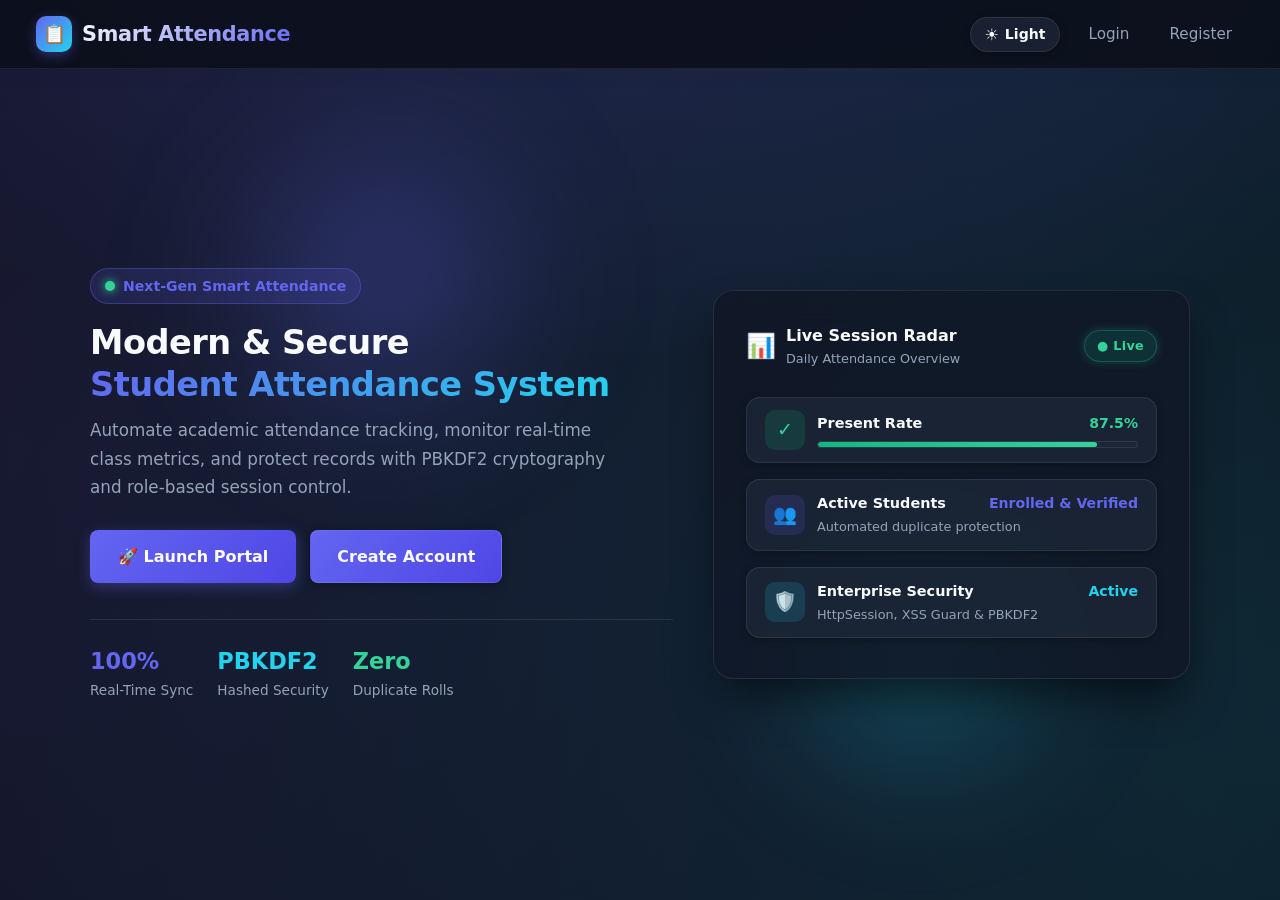
<file: src/main/resources/static/index.html>
<!DOCTYPE html>
<html lang="en" data-theme="dark">
<head>
    <meta charset="UTF-8">
    <meta name="viewport" content="width=device-width, initial-scale=1.0">
    <meta http-equiv="Cache-Control" content="no-cache, no-store, must-revalidate">
    <meta http-equiv="Pragma" content="no-cache">
    <meta http-equiv="Expires" content="0">
    <title>Smart Attendance Management System</title>
    <link rel="stylesheet" href="style.css">
    <script src="theme.js"></script>
</head>
<body data-theme="dark">
    <!-- Ambient Lighting Effects -->
    <div class="ambient-glow-1"></div>
    <div class="ambient-glow-2"></div>

    <header>
        <a href="index.html" class="brand">
            <div class="brand-icon">📋</div>
            <span class="brand-text">Smart Attendance</span>
        </a>
        <nav class="nav-links">
            <button type="button" class="theme-toggle-btn" aria-label="Toggle Theme">
                <span class="theme-icon">☀️</span> <span class="theme-label">Light</span>
            </button>
            <a href="login.html">Login</a>
            <a href="register.html">Register</a>
        </nav>
    </header>

    <div class="main-wrapper">
        <div class="hero-grid">
            <!-- Left Column: Copy & CTAs -->
            <div style="text-align: left;">
                <div style="display: inline-flex; align-items: center; gap: 8px; background: var(--primary-light); color: var(--primary); padding: 6px 14px; border-radius: 20px; font-size: 0.88rem; font-weight: 600; margin-bottom: 18px; border: 1px solid var(--primary-glow);">
                    <span class="pulse-dot"></span> Next-Gen Smart Attendance
                </div>
                <h1>Modern &amp; Secure <br><span class="gradient-text">Student Attendance System</span></h1>
                <p class="subtitle" style="font-size: 1.05rem; line-height: 1.7; max-width: 520px;">
                    Automate academic attendance tracking, monitor real-time class metrics, and protect records with PBKDF2 cryptography and role-based session control.
                </p>

                <div class="hero-buttons" style="display: flex; gap: 14px; margin-top: 28px;">
                    <a href="login.html" class="btn" style="width: auto; padding: 13px 28px;">
                        <span>🚀 Launch Portal</span>
                    </a>
                    <a href="register.html" class="btn btn-secondary" style="width: auto; padding: 13px 26px;">
                        <span>Create Account</span>
                    </a>
                </div>

                <div style="display: flex; gap: 24px; margin-top: 36px; border-top: 1px solid var(--border-color); padding-top: 24px;">
                    <div>
                        <h3 style="margin: 0; font-size: 1.4rem; color: var(--primary);">100%</h3>
                        <p style="margin: 0; font-size: 0.85rem; color: var(--text-muted);">Real-Time Sync</p>
                    </div>
                    <div>
                        <h3 style="margin: 0; font-size: 1.4rem; color: var(--accent);">PBKDF2</h3>
                        <p style="margin: 0; font-size: 0.85rem; color: var(--text-muted);">Hashed Security</p>
                    </div>
                    <div>
                        <h3 style="margin: 0; font-size: 1.4rem; color: var(--success);">Zero</h3>
                        <p style="margin: 0; font-size: 0.85rem; color: var(--text-muted);">Duplicate Rolls</p>
                    </div>
                </div>
            </div>

            <!-- Right Column: Interactive Animated Graphic Card -->
            <div class="hero-visual-card">
                <div style="display: flex; justify-content: space-between; align-items: center; margin-bottom: 20px;">
                    <div style="display: flex; align-items: center; gap: 10px;">
                        <span style="font-size: 1.5rem;">📊</span>
                        <div>
                            <h4 style="margin: 0; font-size: 1rem; color: var(--text-main);">Live Session Radar</h4>
                            <p style="margin: 0; font-size: 0.8rem; color: var(--text-muted);">Daily Attendance Overview</p>
                        </div>
                    </div>
                    <span class="status-badge status-present">● Live</span>
                </div>

                <!-- Graphic Badge 1 -->
                <div class="hero-stat-badge" style="width: 100%;">
                    <div style="width: 40px; height: 40px; border-radius: 10px; background: rgba(16, 185, 129, 0.15); display: flex; align-items: center; justify-content: center; font-size: 1.2rem; color: var(--success);">
                        ✓
                    </div>
                    <div style="flex: 1;">
                        <div style="display: flex; justify-content: space-between;">
                            <strong style="font-size: 0.9rem;">Present Rate</strong>
                            <span style="font-size: 0.88rem; color: var(--success); font-weight: 700;">87.5%</span>
                        </div>
                        <div class="attendance-progress-bar" style="margin-top: 6px;">
                            <div class="attendance-progress-fill fill-good" style="width: 87.5%;"></div>
                        </div>
                    </div>
                </div>

                <!-- Graphic Badge 2 -->
                <div class="hero-stat-badge" style="width: 100%;">
                    <div style="width: 40px; height: 40px; border-radius: 10px; background: rgba(99, 102, 241, 0.15); display: flex; align-items: center; justify-content: center; font-size: 1.2rem; color: var(--primary);">
                        👥
                    </div>
                    <div style="flex: 1;">
                        <div style="display: flex; justify-content: space-between;">
                            <strong style="font-size: 0.9rem;">Active Students</strong>
                            <span style="font-size: 0.88rem; color: var(--primary); font-weight: 700;">Enrolled &amp; Verified</span>
                        </div>
                        <p style="margin: 2px 0 0 0; font-size: 0.8rem; color: var(--text-muted);">Automated duplicate protection</p>
                    </div>
                </div>

                <!-- Graphic Badge 3 -->
                <div class="hero-stat-badge" style="width: 100%;">
                    <div style="width: 40px; height: 40px; border-radius: 10px; background: rgba(34, 211, 238, 0.15); display: flex; align-items: center; justify-content: center; font-size: 1.2rem; color: var(--accent);">
                        🛡️
                    </div>
                    <div style="flex: 1;">
                        <div style="display: flex; justify-content: space-between;">
                            <strong style="font-size: 0.9rem;">Enterprise Security</strong>
                            <span style="font-size: 0.88rem; color: var(--accent); font-weight: 700;">Active</span>
                        </div>
                        <p style="margin: 2px 0 0 0; font-size: 0.8rem; color: var(--text-muted);">HttpSession, XSS Guard &amp; PBKDF2</p>
                    </div>
                </div>
            </div>
        </div>
    </div>
</body>
</html>
</file>
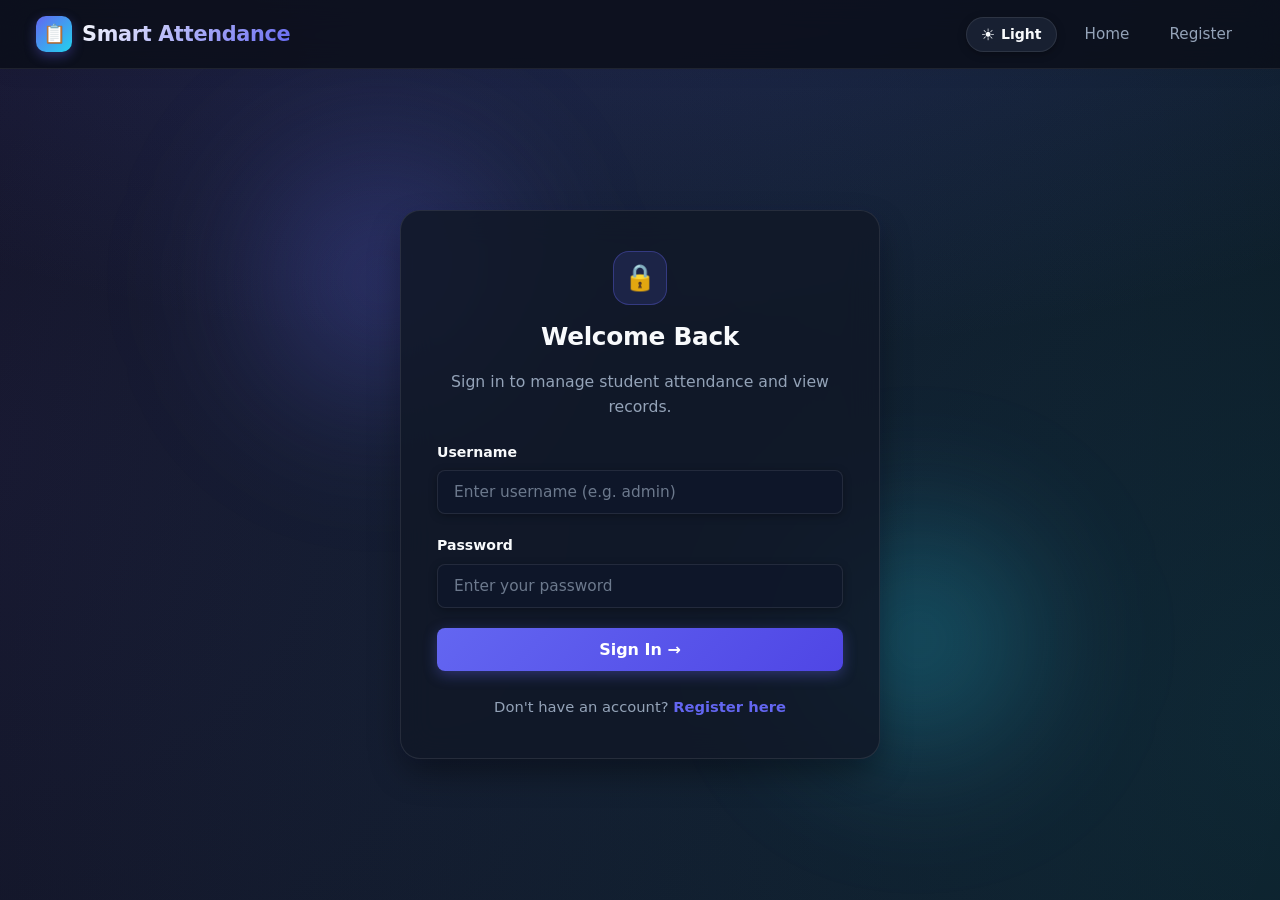
<file: src/main/resources/static/login.html>
<!DOCTYPE html>
<html lang="en" data-theme="dark">
<head>
    <meta charset="UTF-8">
    <meta name="viewport" content="width=device-width, initial-scale=1.0">
    <title>Login - Smart Attendance System</title>
    <link rel="stylesheet" href="style.css">
    <script src="theme.js"></script>
</head>
<body data-theme="dark">
    <!-- Ambient Lighting Effects -->
    <div class="ambient-glow-1"></div>
    <div class="ambient-glow-2"></div>

    <header>
        <a href="index.html" class="brand">
            <div class="brand-icon">📋</div>
            <span class="brand-text">Smart Attendance</span>
        </a>
        <nav class="nav-links">
            <button type="button" class="theme-toggle-btn" aria-label="Toggle Theme">
                <span class="theme-icon">☀️</span> <span class="theme-label">Light</span>
            </button>
            <a href="index.html">Home</a>
            <a href="register.html">Register</a>
        </nav>
    </header>

    <div class="main-wrapper">
        <div class="form-card">
            <div style="text-align: center; margin-bottom: 22px;">
                <div style="display: inline-flex; align-items: center; justify-content: center; width: 54px; height: 54px; border-radius: 16px; background: var(--primary-light); color: var(--primary); font-size: 1.6rem; border: 1px solid var(--primary-glow); margin-bottom: 12px; animation: pulse-glow 3s infinite;">
                    🔒
                </div>
                <h2>Welcome Back</h2>
                <p class="subtitle" style="margin-bottom: 0;">Sign in to manage student attendance and view records.</p>
            </div>

            <!-- Dynamic Alert Box for JavaScript & Server Validation Messages -->
            <div id="loginAlertBox" class="alert-box"></div>

            <!-- Form: Submits via JavaScript (JSON representation) or direct Servlet POST -->
            <form id="loginForm" action="/loginServlet" method="POST">
                <div class="form-group">
                    <label for="loginUsername">Username</label>
                    <input type="text" id="loginUsername" name="username" placeholder="Enter username (e.g. admin)" required autocomplete="username">
                </div>

                <div class="form-group">
                    <label for="loginPassword">Password</label>
                    <input type="password" id="loginPassword" name="password" placeholder="Enter your password" required autocomplete="current-password">
                </div>

                <button type="submit" id="loginBtn" class="btn">
                    <span>Sign In &rarr;</span>
                </button>
            </form>

            <div class="form-footer">
                Don't have an account? <a href="register.html">Register here</a>
            </div>
        </div>
    </div>

    <!-- Client-Side JavaScript Validation & JSON Handling (Phase 3) -->
    <script src="script.js"></script>
</body>
</html>
</file>
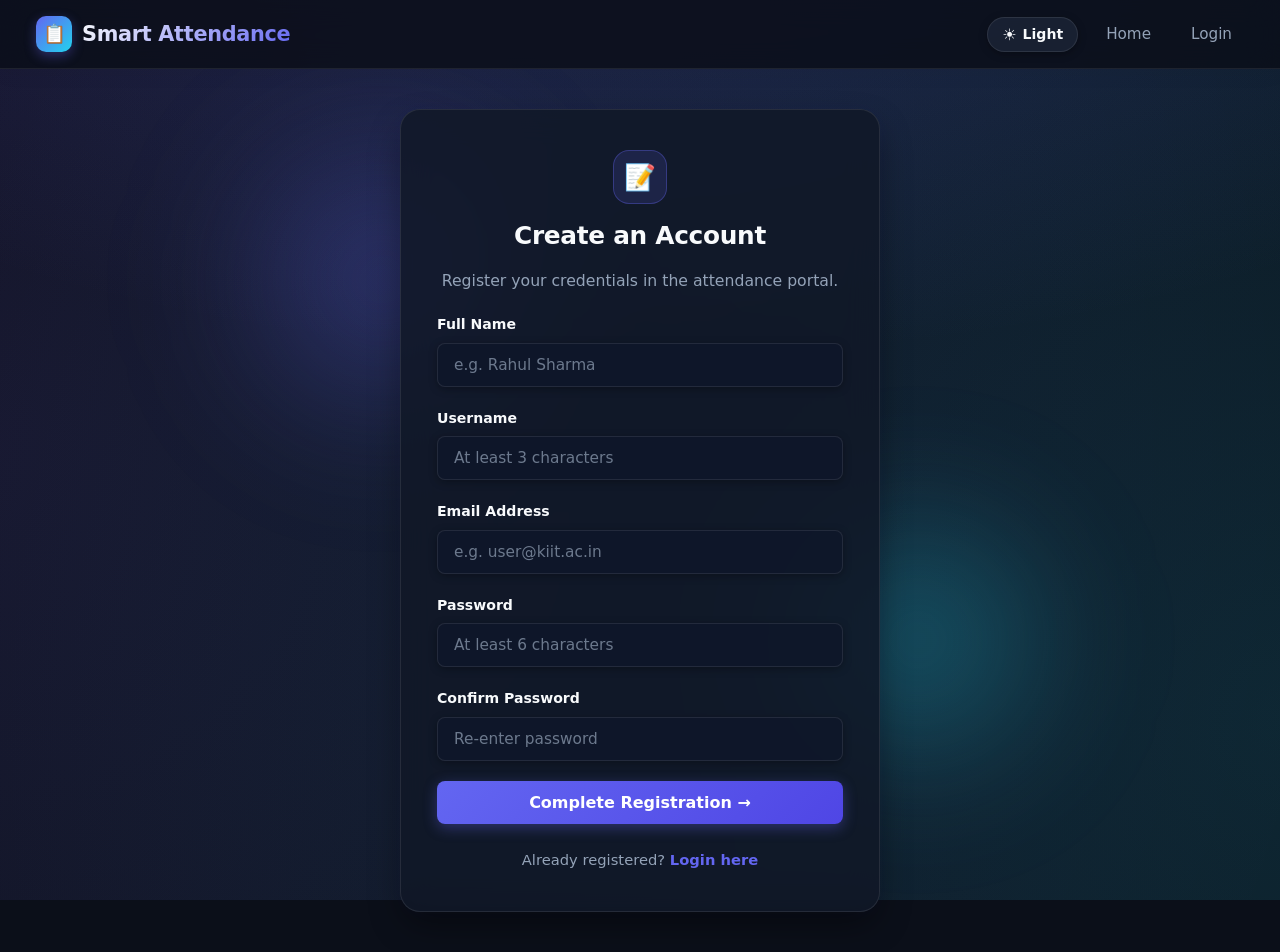
<file: src/main/resources/static/register.html>
<!DOCTYPE html>
<html lang="en" data-theme="dark">
<head>
    <meta charset="UTF-8">
    <meta name="viewport" content="width=device-width, initial-scale=1.0">
    <title>Register - Smart Attendance System</title>
    <link rel="stylesheet" href="style.css">
    <script src="theme.js"></script>
</head>
<body data-theme="dark">
    <!-- Ambient Lighting Effects -->
    <div class="ambient-glow-1"></div>
    <div class="ambient-glow-2"></div>

    <header>
        <a href="index.html" class="brand">
            <div class="brand-icon">📋</div>
            <span class="brand-text">Smart Attendance</span>
        </a>
        <nav class="nav-links">
            <button type="button" class="theme-toggle-btn" aria-label="Toggle Theme">
                <span class="theme-icon">☀️</span> <span class="theme-label">Light</span>
            </button>
            <a href="index.html">Home</a>
            <a href="login.html">Login</a>
        </nav>
    </header>

    <div class="main-wrapper">
        <div class="form-card">
            <div style="text-align: center; margin-bottom: 20px;">
                <div style="display: inline-flex; align-items: center; justify-content: center; width: 54px; height: 54px; border-radius: 16px; background: var(--primary-light); color: var(--primary); font-size: 1.6rem; border: 1px solid var(--primary-glow); margin-bottom: 12px; animation: pulse-glow 3s infinite;">
                    📝
                </div>
                <h2>Create an Account</h2>
                <p class="subtitle" style="margin-bottom: 0;">Register your credentials in the attendance portal.</p>
            </div>

            <!-- Dynamic Alert Box for JavaScript & Server Validation Messages -->
            <div id="alertBox" class="alert-box"></div>

            <!-- Form: Submits via JavaScript (JSON representation) or direct Servlet POST -->
            <form id="registerForm" action="/registerServlet" method="POST">
                <div class="form-group">
                    <label for="fullName">Full Name</label>
                    <input type="text" id="fullName" name="fullName" placeholder="e.g. Rahul Sharma" required>
                </div>

                <div class="form-group">
                    <label for="username">Username</label>
                    <input type="text" id="username" name="username" placeholder="At least 3 characters" required>
                </div>

                <div class="form-group">
                    <label for="email">Email Address</label>
                    <input type="email" id="email" name="email" placeholder="e.g. user@kiit.ac.in">
                </div>

                <div class="form-group">
                    <label for="password">Password</label>
                    <input type="password" id="password" name="password" placeholder="At least 6 characters" required>
                </div>

                <div class="form-group">
                    <label for="confirmPassword">Confirm Password</label>
                    <input type="password" id="confirmPassword" name="confirmPassword" placeholder="Re-enter password" required>
                </div>

                <button type="submit" id="registerBtn" class="btn">
                    <span>Complete Registration &rarr;</span>
                </button>
            </form>

            <div class="form-footer">
                Already registered? <a href="login.html">Login here</a>
            </div>
        </div>
    </div>

    <!-- Client-Side JavaScript Validation & JSON Handling (Phase 3) -->
    <script src="script.js"></script>
</body>
</html>
</file>
<file: src/main/resources/static/style.css>
/* ==========================================================================
   Smart Attendance System - Futuristic Modern UI Stylesheet
   Dark Theme (Default) & Light Theme with Advanced Graphics & Animations
   ========================================================================== */

:root {
    /* --- Light Theme Variables --- */
    --primary: #4f46e5;
    --primary-hover: #4338ca;
    --primary-light: #eef2ff;
    --primary-glow: rgba(79, 70, 229, 0.25);
    --accent: #06b6d4;
    --accent-glow: rgba(6, 182, 212, 0.25);
    
    --text-main: #0f172a;
    --text-muted: #64748b;
    --text-inverse: #ffffff;
    
    --bg-page: #f8fafc;
    --bg-page-gradient: radial-gradient(ellipse 80% 50% at 50% -20%, rgba(99, 102, 241, 0.12), transparent),
                        radial-gradient(circle at 100% 100%, rgba(6, 182, 212, 0.08), transparent);
    --bg-card: rgba(255, 255, 255, 0.9);
    --bg-card-subtle: #f1f5f9;
    --bg-input: #ffffff;
    
    --border-color: #e2e8f0;
    --border-focus: #6366f1;
    
    --danger: #ef4444;
    --danger-bg: #fef2f2;
    --danger-glow: rgba(239, 68, 68, 0.2);
    
    --success: #10b981;
    --success-bg: #ecfdf5;
    --success-glow: rgba(16, 185, 129, 0.2);
    
    --warning: #f59e0b;
    --warning-bg: #fffbeb;
    
    --radius-sm: 8px;
    --radius: 14px;
    --radius-lg: 20px;
    
    --shadow-sm: 0 2px 8px rgba(0, 0, 0, 0.04);
    --shadow: 0 10px 25px -5px rgba(0, 0, 0, 0.08), 0 8px 10px -6px rgba(0, 0, 0, 0.03);
    --shadow-lg: 0 20px 35px -10px rgba(0, 0, 0, 0.12);
    --shadow-glow: 0 0 25px rgba(79, 70, 229, 0.18);
    
    --header-bg: rgba(255, 255, 255, 0.85);
    --header-border: #e2e8f0;
}

/* ==========================================================================
   Dark Theme (Active by default or when data-theme="dark")
   ========================================================================== */
[data-theme="dark"],
body[data-theme="dark"] {
    --primary: #6366f1;
    --primary-hover: #818cf8;
    --primary-light: rgba(99, 102, 241, 0.15);
    --primary-glow: rgba(99, 102, 241, 0.35);
    --accent: #22d3ee;
    --accent-glow: rgba(34, 211, 238, 0.35);
    
    --text-main: #f8fafc;
    --text-muted: #94a3b8;
    --text-inverse: #090d16;
    
    --bg-page: #0b0f19;
    --bg-page-gradient: radial-gradient(ellipse 90% 60% at 50% -20%, rgba(99, 102, 241, 0.22), transparent),
                        radial-gradient(circle at 100% 80%, rgba(34, 211, 238, 0.12), transparent),
                        radial-gradient(circle at 0% 50%, rgba(139, 92, 246, 0.1), transparent);
    --bg-card: rgba(17, 24, 39, 0.85);
    --bg-card-subtle: rgba(30, 41, 59, 0.7);
    --bg-input: rgba(15, 23, 42, 0.85);
    
    --border-color: rgba(255, 255, 255, 0.09);
    --border-focus: #818cf8;
    
    --danger: #f87171;
    --danger-bg: rgba(239, 68, 68, 0.15);
    --danger-glow: rgba(248, 113, 113, 0.25);
    
    --success: #34d399;
    --success-bg: rgba(16, 185, 129, 0.15);
    --success-glow: rgba(52, 211, 153, 0.25);
    
    --warning: #fbbf24;
    --warning-bg: rgba(245, 158, 11, 0.15);
    
    --shadow-sm: 0 2px 8px rgba(0, 0, 0, 0.3);
    --shadow: 0 15px 35px -5px rgba(0, 0, 0, 0.45), 0 0 15px rgba(99, 102, 241, 0.05);
    --shadow-lg: 0 25px 45px -10px rgba(0, 0, 0, 0.6);
    --shadow-glow: 0 0 35px rgba(99, 102, 241, 0.25);
    
    --header-bg: rgba(11, 15, 25, 0.85);
    --header-border: rgba(255, 255, 255, 0.08);
}

/* Base Reset & Typography */
* {
    box-sizing: border-box;
    margin: 0;
    padding: 0;
    font-family: 'Inter', 'Segoe UI', system-ui, -apple-system, sans-serif;
    transition: background-color 0.3s ease, border-color 0.3s ease, color 0.3s ease;
}

body {
    background-color: var(--bg-page);
    background-image: var(--bg-page-gradient);
    background-attachment: fixed;
    color: var(--text-main);
    line-height: 1.6;
    min-height: 100vh;
    display: flex;
    flex-direction: column;
    overflow-x: hidden;
}

/* ==========================================================================
   Header & Navigation
   ========================================================================== */
header {
    background: var(--header-bg);
    backdrop-filter: blur(14px);
    -webkit-backdrop-filter: blur(14px);
    border-bottom: 1px solid var(--header-border);
    padding: 16px 36px;
    display: flex;
    justify-content: space-between;
    align-items: center;
    position: sticky;
    top: 0;
    z-index: 100;
    box-shadow: 0 4px 20px rgba(0, 0, 0, 0.05);
    animation: fadeInDown 0.6s cubic-bezier(0.16, 1, 0.3, 1);
}

.brand {
    font-size: 1.3rem;
    font-weight: 700;
    color: var(--text-main);
    display: flex;
    align-items: center;
    gap: 10px;
    text-decoration: none;
    letter-spacing: -0.3px;
}

.brand-icon {
    display: inline-flex;
    align-items: center;
    justify-content: center;
    width: 36px;
    height: 36px;
    border-radius: 10px;
    background: linear-gradient(135deg, var(--primary), var(--accent));
    box-shadow: 0 4px 12px var(--primary-glow);
    color: white;
    font-size: 1.15rem;
    animation: pulse-glow 3s infinite;
}

.brand span.brand-text {
    background: linear-gradient(135deg, var(--text-main), var(--primary));
    -webkit-background-clip: text;
    -webkit-text-fill-color: transparent;
}

.nav-links {
    display: flex;
    gap: 16px;
    align-items: center;
}

.nav-links a {
    color: var(--text-muted);
    text-decoration: none;
    font-weight: 500;
    font-size: 0.95rem;
    padding: 6px 12px;
    border-radius: var(--radius-sm);
    transition: all 0.2s ease;
}

.nav-links a:hover {
    color: var(--primary);
    background: var(--primary-light);
    transform: translateY(-1px);
}

/* Theme Toggle Button */
.theme-toggle-btn {
    display: inline-flex;
    align-items: center;
    gap: 6px;
    background: var(--bg-card-subtle);
    border: 1px solid var(--border-color);
    color: var(--text-main);
    padding: 7px 14px;
    border-radius: 20px;
    font-size: 0.88rem;
    font-weight: 600;
    cursor: pointer;
    box-shadow: var(--shadow-sm);
    transition: all 0.25s cubic-bezier(0.16, 1, 0.3, 1);
}

.theme-toggle-btn:hover {
    transform: scale(1.05);
    border-color: var(--primary);
    box-shadow: 0 0 12px var(--primary-glow);
}

.theme-toggle-btn .theme-icon {
    font-size: 1rem;
    display: inline-block;
    transition: transform 0.4s ease;
}

.theme-toggle-btn:hover .theme-icon {
    transform: rotate(25deg);
}

/* ==========================================================================
   Main Containers & Layouts
   ========================================================================== */
.main-wrapper {
    flex: 1;
    display: flex;
    align-items: center;
    justify-content: center;
    padding: 40px 24px;
    position: relative;
}

/* Background Ambient Glows */
.ambient-glow-1 {
    position: absolute;
    top: 10%;
    left: 15%;
    width: 380px;
    height: 380px;
    background: radial-gradient(circle, var(--primary-glow), transparent 70%);
    filter: blur(60px);
    z-index: 0;
    pointer-events: none;
    animation: float-slow 8s ease-in-out infinite alternate;
}

.ambient-glow-2 {
    position: absolute;
    bottom: 10%;
    right: 15%;
    width: 340px;
    height: 340px;
    background: radial-gradient(circle, var(--accent-glow), transparent 70%);
    filter: blur(60px);
    z-index: 0;
    pointer-events: none;
    animation: float-slow 10s ease-in-out infinite alternate-reverse;
}

.container {
    width: 100%;
    max-width: 950px;
    background: var(--bg-card);
    backdrop-filter: blur(16px);
    -webkit-backdrop-filter: blur(16px);
    padding: 38px;
    border-radius: var(--radius-lg);
    box-shadow: var(--shadow);
    border: 1px solid var(--border-color);
    position: relative;
    z-index: 1;
    animation: fadeInUp 0.6s cubic-bezier(0.16, 1, 0.3, 1) both;
}

.form-card {
    width: 100%;
    max-width: 480px;
    background: var(--bg-card);
    backdrop-filter: blur(16px);
    -webkit-backdrop-filter: blur(16px);
    padding: 40px 36px;
    border-radius: var(--radius-lg);
    box-shadow: var(--shadow);
    border: 1px solid var(--border-color);
    position: relative;
    z-index: 1;
    animation: fadeInUp 0.6s cubic-bezier(0.16, 1, 0.3, 1) both;
}

/* ==========================================================================
   Typography & Headers
   ========================================================================== */
h1 {
    font-size: 2.1rem;
    font-weight: 800;
    color: var(--text-main);
    margin-bottom: 10px;
    letter-spacing: -0.5px;
    line-height: 1.25;
}

h2 {
    font-size: 1.55rem;
    font-weight: 700;
    color: var(--text-main);
    margin-bottom: 12px;
    letter-spacing: -0.3px;
}

h3 {
    font-size: 1.2rem;
    font-weight: 600;
    color: var(--text-main);
    margin-bottom: 8px;
}

p.subtitle {
    color: var(--text-muted);
    font-size: 0.98rem;
    margin-bottom: 24px;
}

/* Gradient Text Highlight */
.gradient-text {
    background: linear-gradient(135deg, var(--primary), var(--accent));
    -webkit-background-clip: text;
    -webkit-text-fill-color: transparent;
}

/* ==========================================================================
   Form Controls & Inputs
   ========================================================================== */
.form-group {
    margin-bottom: 20px;
    text-align: left;
}

label {
    display: block;
    font-size: 0.88rem;
    font-weight: 600;
    color: var(--text-main);
    margin-bottom: 7px;
}

input[type="text"],
input[type="password"],
input[type="email"],
input[type="date"],
select {
    width: 100%;
    padding: 12px 16px;
    font-size: 0.96rem;
    border: 1.5px solid var(--border-color);
    border-radius: var(--radius-sm);
    background-color: var(--bg-input);
    color: var(--text-main);
    transition: all 0.25s ease;
    outline: none;
    box-shadow: var(--shadow-sm);
}

input:focus,
select:focus {
    border-color: var(--border-focus);
    box-shadow: 0 0 0 3px var(--primary-glow);
    transform: translateY(-1px);
}

input::placeholder {
    color: var(--text-muted);
    opacity: 0.7;
}

/* ==========================================================================
   Buttons & Interactive States
   ========================================================================== */
.btn {
    display: inline-flex;
    align-items: center;
    justify-content: center;
    gap: 8px;
    width: 100%;
    padding: 12px 22px;
    font-size: 1rem;
    font-weight: 600;
    border-radius: var(--radius-sm);
    border: none;
    cursor: pointer;
    background: linear-gradient(135deg, var(--primary), #4338ca);
    color: white;
    text-decoration: none;
    position: relative;
    overflow: hidden;
    box-shadow: 0 4px 14px var(--primary-glow);
    transition: all 0.25s cubic-bezier(0.16, 1, 0.3, 1);
}

[data-theme="dark"] .btn {
    background: linear-gradient(135deg, var(--primary), #4f46e5);
}

.btn:hover {
    transform: translateY(-2px);
    box-shadow: 0 8px 24px var(--primary-glow);
    filter: brightness(1.08);
}

.btn:active {
    transform: translateY(0) scale(0.98);
}

.btn-secondary {
    background: var(--bg-card-subtle);
    color: var(--text-main);
    border: 1px solid var(--border-color);
    box-shadow: var(--shadow-sm);
}

.btn-secondary:hover {
    background: var(--border-color);
    border-color: var(--primary);
    color: var(--text-main);
    box-shadow: 0 4px 12px rgba(0, 0, 0, 0.1);
}

.btn-danger {
    background: linear-gradient(135deg, var(--danger), #dc2626);
    color: white;
    box-shadow: 0 4px 14px var(--danger-glow);
}

.btn-danger:hover {
    box-shadow: 0 8px 22px var(--danger-glow);
    filter: brightness(1.1);
}

.btn-success {
    background: linear-gradient(135deg, var(--success), #059669);
    color: white;
    box-shadow: 0 4px 14px var(--success-glow);
}

.btn-success:hover {
    box-shadow: 0 8px 22px var(--success-glow);
    filter: brightness(1.1);
}

.btn-row {
    display: flex;
    gap: 14px;
    margin-top: 18px;
}

/* ==========================================================================
   Alert Banners
   ========================================================================== */
.alert-box {
    padding: 14px 18px;
    border-radius: var(--radius-sm);
    font-size: 0.92rem;
    margin-bottom: 22px;
    display: none;
    font-weight: 500;
    backdrop-filter: blur(8px);
    animation: fadeIn 0.3s ease-out;
}

.alert-box.danger {
    display: block;
    background-color: var(--danger-bg);
    color: var(--danger);
    border: 1px solid var(--danger);
    box-shadow: 0 4px 16px var(--danger-glow);
}

.alert-box.success {
    display: block;
    background-color: var(--success-bg);
    color: var(--success);
    border: 1px solid var(--success);
    box-shadow: 0 4px 16px var(--success-glow);
}

/* Form Helper & Footer Links */
.form-footer {
    margin-top: 24px;
    text-align: center;
    font-size: 0.92rem;
    color: var(--text-muted);
}

.form-footer a {
    color: var(--primary);
    text-decoration: none;
    font-weight: 600;
    transition: color 0.2s ease;
}

.form-footer a:hover {
    color: var(--accent);
    text-decoration: underline;
}

/* ==========================================================================
   Dashboard Components & Stats
   ========================================================================== */
.dashboard-header {
    display: flex;
    justify-content: space-between;
    align-items: center;
    margin-bottom: 28px;
    padding-bottom: 20px;
    border-bottom: 1px solid var(--border-color);
}

.user-badge {
    display: inline-flex;
    align-items: center;
    gap: 8px;
    padding: 8px 16px;
    background: var(--primary-light);
    color: var(--primary);
    border: 1px solid var(--primary-glow);
    font-weight: 600;
    border-radius: 24px;
    font-size: 0.9rem;
    box-shadow: 0 2px 8px var(--primary-glow);
}

.dashboard-cards {
    display: grid;
    grid-template-columns: repeat(auto-fit, minmax(260px, 1fr));
    gap: 22px;
    margin-bottom: 34px;
}

.card {
    background: var(--bg-card);
    backdrop-filter: blur(12px);
    -webkit-backdrop-filter: blur(12px);
    padding: 26px;
    border-radius: var(--radius);
    border: 1px solid var(--border-color);
    box-shadow: var(--shadow);
    transition: all 0.3s cubic-bezier(0.16, 1, 0.3, 1);
    text-align: left;
    position: relative;
    overflow: hidden;
}

.card::before {
    content: '';
    position: absolute;
    top: 0;
    left: 0;
    right: 0;
    height: 3px;
    background: linear-gradient(90deg, var(--primary), var(--accent));
    opacity: 0;
    transition: opacity 0.3s ease;
}

.card:hover {
    transform: translateY(-4px);
    border-color: var(--border-focus);
    box-shadow: var(--shadow-lg), 0 0 20px var(--primary-glow);
}

.card:hover::before {
    opacity: 1;
}

.card h3 {
    display: flex;
    align-items: center;
    gap: 10px;
    font-size: 1.2rem;
    margin-bottom: 8px;
    color: var(--text-main);
}

.card p {
    color: var(--text-muted);
    font-size: 0.92rem;
    margin-bottom: 18px;
}

/* ==========================================================================
   Tables & Attendance Progress Bars
   ========================================================================== */
table {
    width: 100%;
    border-collapse: separate;
    border-spacing: 0;
    margin-top: 18px;
    background: var(--bg-card);
    border-radius: var(--radius);
    overflow: hidden;
    border: 1px solid var(--border-color);
    box-shadow: var(--shadow-sm);
}

th, td {
    padding: 15px 18px;
    text-align: left;
    border-bottom: 1px solid var(--border-color);
    font-size: 0.92rem;
    color: var(--text-main);
}

th {
    background: var(--bg-card-subtle);
    font-weight: 700;
    color: var(--text-muted);
    text-transform: uppercase;
    font-size: 0.78rem;
    letter-spacing: 0.6px;
}

tr:last-child td {
    border-bottom: none;
}

tr {
    transition: background-color 0.2s ease;
}

tbody tr:hover {
    background-color: var(--primary-light);
}

/* Status Badges */
.status-badge {
    display: inline-flex;
    align-items: center;
    gap: 6px;
    padding: 5px 12px;
    border-radius: 20px;
    font-size: 0.8rem;
    font-weight: 700;
    letter-spacing: 0.3px;
}

.status-present {
    background-color: var(--success-bg);
    color: var(--success);
    border: 1px solid var(--success-glow);
    box-shadow: 0 0 10px var(--success-glow);
}

.status-absent {
    background-color: var(--danger-bg);
    color: var(--danger);
    border: 1px solid var(--danger-glow);
    box-shadow: 0 0 10px var(--danger-glow);
}

.status-neutral {
    background-color: var(--bg-card-subtle);
    color: var(--text-muted);
    border: 1px solid var(--border-color);
}

/* Attendance Progress Graphic / Bar */
.attendance-progress-wrapper {
    display: flex;
    flex-direction: column;
    gap: 4px;
    min-width: 120px;
}

.attendance-progress-bar {
    width: 100%;
    height: 7px;
    background: var(--bg-card-subtle);
    border-radius: 6px;
    overflow: hidden;
    position: relative;
    border: 1px solid var(--border-color);
}

.attendance-progress-fill {
    height: 100%;
    border-radius: 6px;
    transition: width 0.8s cubic-bezier(0.4, 0, 0.2, 1);
}

.fill-good {
    background: linear-gradient(90deg, #10b981, #34d399);
    box-shadow: 0 0 8px var(--success-glow);
}

.fill-warning {
    background: linear-gradient(90deg, #f59e0b, #fbbf24);
}

.fill-danger {
    background: linear-gradient(90deg, #ef4444, #f87171);
    box-shadow: 0 0 8px var(--danger-glow);
}

/* ==========================================================================
   Landing Page Graphics & Hero Visuals
   ========================================================================== */
.hero-grid {
    display: grid;
    grid-template-columns: 1.1fr 0.9fr;
    gap: 40px;
    align-items: center;
    max-width: 1100px;
    margin: 0 auto;
}

@media (max-width: 860px) {
    .hero-grid {
        grid-template-columns: 1fr;
        text-align: center;
    }
    .hero-buttons {
        justify-content: center;
    }
}

.hero-visual-card {
    position: relative;
    background: var(--bg-card);
    backdrop-filter: blur(16px);
    -webkit-backdrop-filter: blur(16px);
    border: 1px solid var(--border-color);
    border-radius: var(--radius-lg);
    padding: 32px;
    box-shadow: var(--shadow-lg);
    animation: float-slow 6s ease-in-out infinite alternate;
}

.hero-stat-badge {
    display: inline-flex;
    align-items: center;
    gap: 12px;
    background: var(--bg-card-subtle);
    padding: 12px 18px;
    border-radius: var(--radius);
    border: 1px solid var(--border-color);
    box-shadow: var(--shadow-sm);
    margin: 8px 0;
    transition: transform 0.3s ease;
}

.hero-stat-badge:hover {
    transform: translateY(-2px);
    border-color: var(--primary);
}

.pulse-dot {
    width: 10px;
    height: 10px;
    border-radius: 50%;
    background-color: var(--success);
    box-shadow: 0 0 10px var(--success);
    animation: pulse-glow 2s infinite;
}

/* ==========================================================================
   Keyframe Animations
   ========================================================================== */
@keyframes fadeInDown {
    from {
        opacity: 0;
        transform: translateY(-20px);
    }
    to {
        opacity: 1;
        transform: translateY(0);
    }
}

@keyframes fadeInUp {
    from {
        opacity: 0;
        transform: translateY(24px);
    }
    to {
        opacity: 1;
        transform: translateY(0);
    }
}

@keyframes fadeIn {
    from { opacity: 0; }
    to { opacity: 1; }
}

@keyframes float-slow {
    0% {
        transform: translateY(0px) rotate(0deg);
    }
    50% {
        transform: translateY(-8px) rotate(0.5deg);
    }
    100% {
        transform: translateY(0px) rotate(0deg);
    }
}

@keyframes pulse-glow {
    0% {
        transform: scale(0.98);
        box-shadow: 0 0 0 0 var(--primary-glow);
    }
    50% {
        transform: scale(1.04);
        box-shadow: 0 0 14px 4px var(--primary-glow);
    }
    100% {
        transform: scale(0.98);
        box-shadow: 0 0 0 0 var(--primary-glow);
    }
}
</file>
